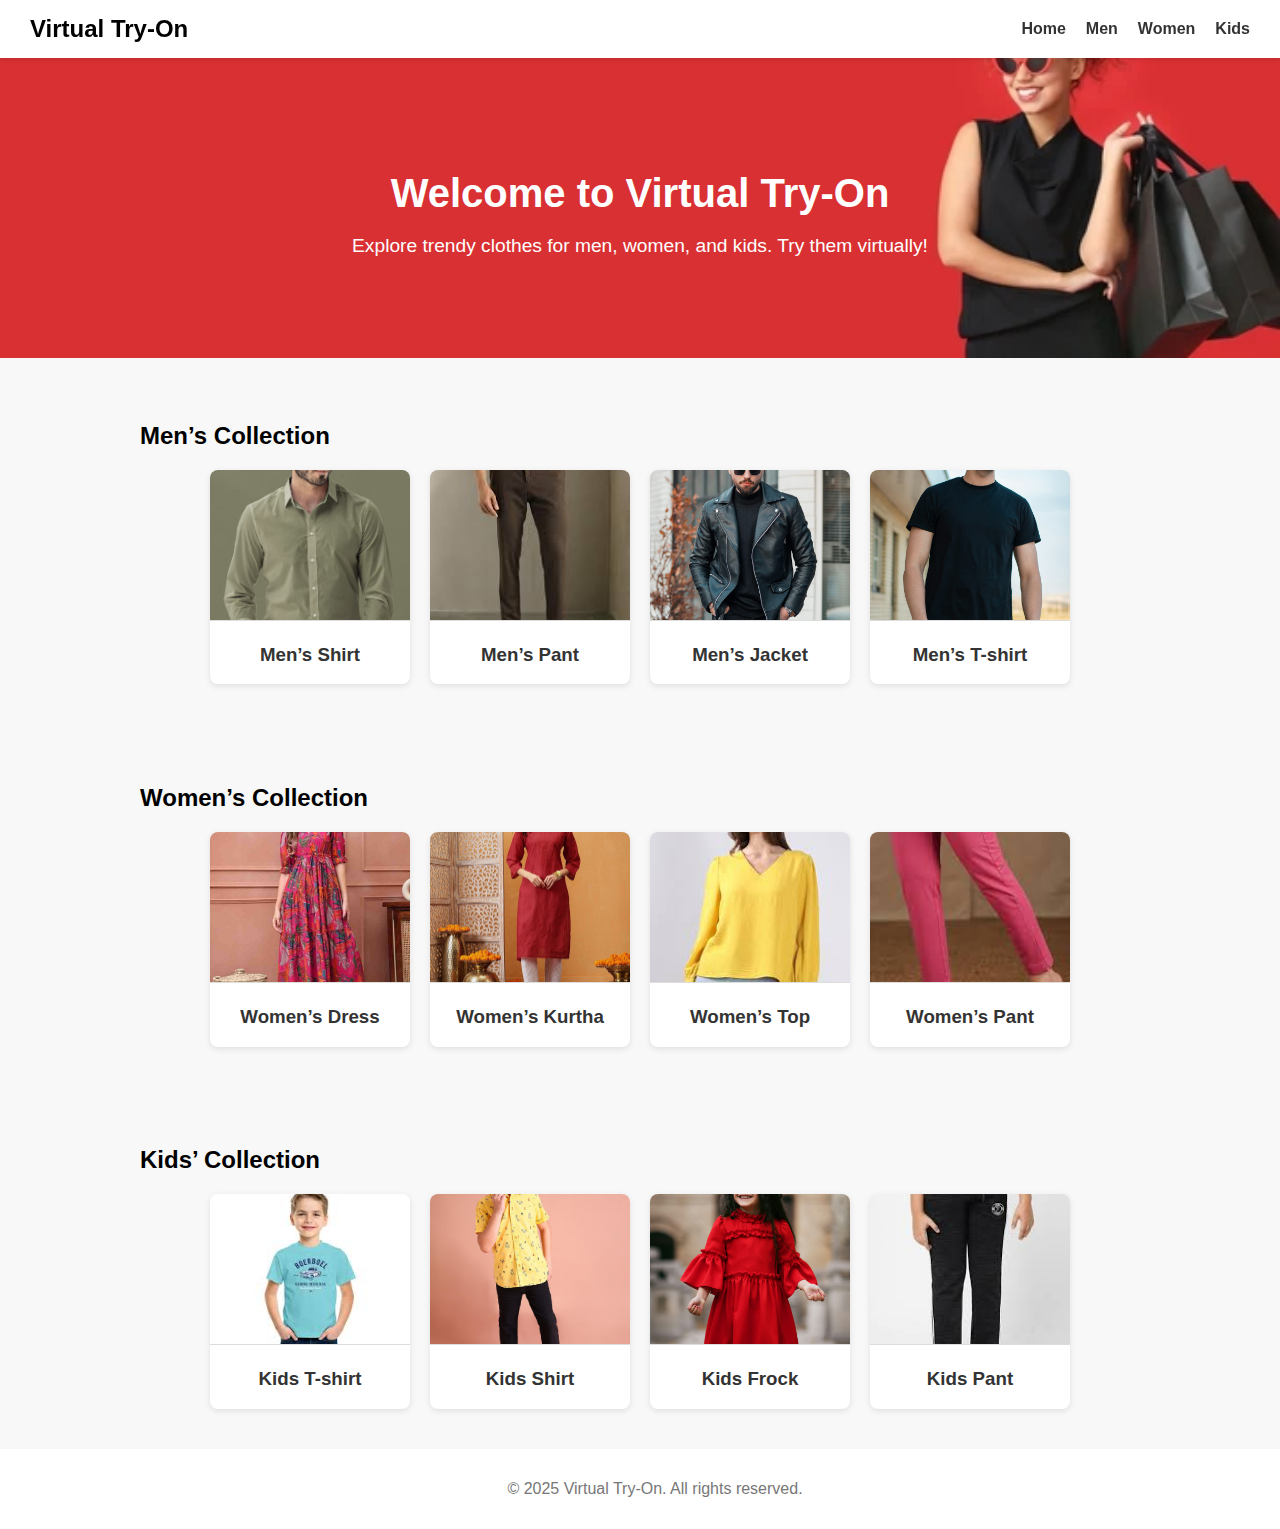
<file: index.html>
<!DOCTYPE html>
<html lang="en">
<head>
    <meta charset="UTF-8" />
    <meta name="viewport" content="width=device-width, initial-scale=1.0"/>
    <title>Virtual Try-On- Home</title>
    <link rel="stylesheet" href="styles.css" />
</head>
<body class="index-page">
    <header>
        <div class="logo">Virtual Try-On</div>
        <nav>
            <ul>
                <li><a href="#home">Home</a></li>
                <li><a href="#men">Men</a></li>
                <li><a href="#women">Women</a></li>
                <li><a href="#kids">Kids</a></li>
            </ul>
        </nav>
    </header>

    <section id="home" class="hero">
        <img src="images/hero-bg.jpg" alt="Fashion Background" class="hero-bg">
        <div class="hero-content">
            <h1>Welcome to Virtual Try-On</h1>
            <p>Explore trendy clothes for men, women, and kids. Try them virtually!</p>
        </div>
    </section>

    <section id="men" class="products">
        <h2>Men’s Collection</h2>
        <div class="product-grid">
            <a class="product-card" href="product.html?category=men&id=1">
                <img src="images/men1.jpg" alt="Men’s Shirt">
                <h3>Men’s Shirt</h3>
            </a>
            <a class="product-card" href="product.html?category=men&id=2">
                <img src="images/men2.jpeg" alt="Men’s Pant">
                <h3>Men’s Pant</h3>
            </a>
            <a class="product-card" href="product.html?category=men&id=3">
                <img src="images/men3.jpeg" alt="Men’s Jacket">
                <h3>Men’s Jacket</h3>
            </a>
            <a class="product-card" href="product.html?category=men&id=4">
                <img src="images/men4.jpeg" alt="Men’s T-shirt">
                <h3>Men’s T-shirt</h3>
            </a>
        </div>
    </section>

    <section id="women" class="products">
        <h2>Women’s Collection</h2>
        <div class="product-grid">
            <a class="product-card" href="product.html?category=women&id=1">
                <img src="images/women1.jpg" alt="Women’s Dress">
                <h3>Women’s Dress</h3>
            </a>
            <a class="product-card" href="product.html?category=women&id=2">
                <img src="images/women2.jpg" alt="Women’s Kurtha">
                <h3>Women’s Kurtha</h3>
            </a>
            <a class="product-card" href="product.html?category=women&id=3">
                <img src="images/women3.jpeg" alt="Women’s Top">
                <h3>Women’s Top</h3>
            </a>
            <a class="product-card" href="product.html?category=women&id=4">
                <img src="images/women4.jpeg" alt="Women’s Pant">
                <h3>Women’s Pant</h3>
            </a>
        </div>
    </section>

    <section id="kids" class="products">
        <h2>Kids’ Collection</h2>
        <div class="product-grid">
            <a class="product-card" href="product.html?category=kids&id=1">
                <img src="images/kids1.jpeg" alt="Kids T-shirt">
                <h3>Kids T-shirt</h3>
            </a>
            <a class="product-card" href="product.html?category=kids&id=2">
                <img src="images/kids2.jpg" alt="Kids Shirt">
                <h3>Kids Shirt</h3>
            </a>
            <a class="product-card" href="product.html?category=kids&id=3">
                <img src="images/kids3.jpeg" alt="Kids Frock">
                <h3>Kids Frock</h3>
            </a>
            <a class="product-card" href="product.html?category=kids&id=4">
                <img src="images/kids4.jpeg" alt="Kids Pant">
                <h3>Kids Pant</h3>
            </a>
        </div>
    </section>

    <footer>
        <p>&copy; 2025 Virtual Try-On. All rights reserved.</p>
    </footer>
</body>
</html>
</file>
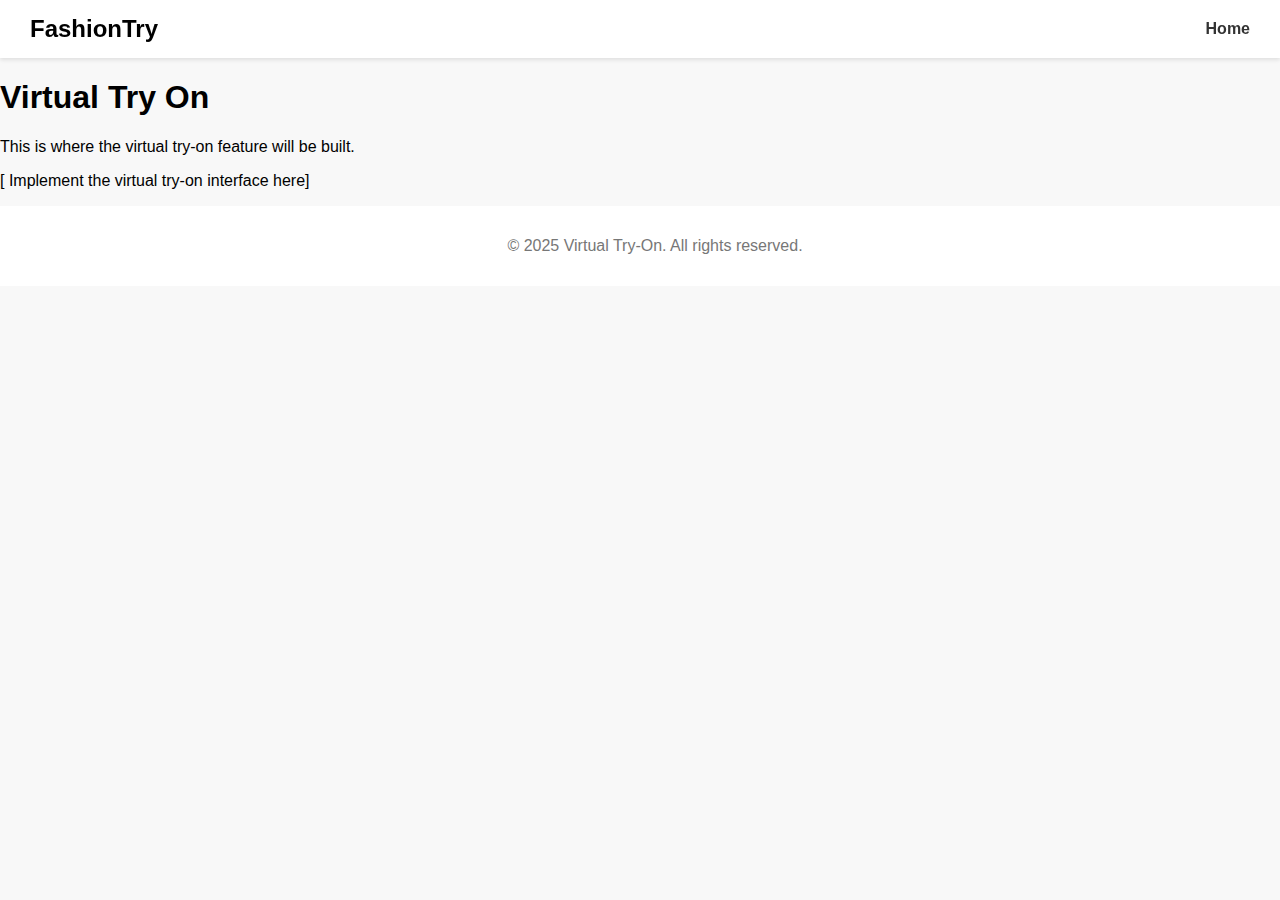
<file: tryon.html>
<!DOCTYPE html>
<html lang="en">
<head>
    <meta charset="UTF-8" />
    <meta name="viewport" content="width=device-width, initial-scale=1.0"/>
    <title>Virtual Try On</title>
    <link rel="stylesheet" href="styles.css" />
</head>
<body>
    <header>
        <div class="logo">FashionTry</div>
        <nav>
            <ul>
                <li><a href="index.html">Home</a></li>
            </ul>
        </nav>
    </header>

    <main class="tryon-page">
        <h1>Virtual Try On</h1>
        <p>This is where the virtual try-on feature will be built.</p>
        <div class="tryon-placeholder">
            <p>[ Implement the virtual try-on interface here]</p>
        </div>
    </main>

    <footer>
        <p>&copy; 2025 Virtual Try-On. All rights reserved.</p>
    </footer>
</body>
</html>
</file>
<file: styles.css>
/* Common styles */
body {
    font-family: Arial, sans-serif;
    background-color: #f8f8f8;
    margin: 0;
    padding: 0;
}

header {
    display: flex;
    justify-content: space-between;
    align-items: center;
    background-color: #fff;
    padding: 15px 30px;
    box-shadow: 0 2px 4px rgba(0,0,0,0.1);
    position: sticky;
    top: 0;
    z-index: 1000;
}

.logo {
    font-size: 1.5rem;
    font-weight: bold;
}

nav ul {
    list-style: none;
    display: flex;
    gap: 20px;
    margin: 0;
    padding: 0;
}

nav ul li a {
    text-decoration: none;
    color: #333;
    font-weight: bold;
}

nav ul li a:hover {
    color: #ff3f6c;
}

footer {
    text-align: center;
    padding: 15px;
    background-color: #fff;
    color: #777;
    position: relative;
    bottom: 0;
    width: 100%;
}

/* Index Page Styles */
.index-page .hero {
    position: relative;
    text-align: center;
    color: #fff;
}

.index-page .hero-bg {
    width: 100%;
    height: 300px;
    object-fit: cover;
}

.index-page .hero-content {
    position: absolute;
    top: 50%;
    left: 50%;
    transform: translate(-50%, -50%);
}

.index-page .hero-content h1 {
    font-size: 2.5rem;
    margin-bottom: 10px;
}

.index-page .hero-content p {
    font-size: 1.2rem;
}

.index-page .products {
    max-width: 1000px;
    margin: auto;
    padding: 40px 20px;
}

.index-page .product-grid {
    display: flex;
    gap: 20px;
    flex-wrap: wrap;
    justify-content: center;
}

.index-page .product-card {
    text-align: center;
    text-decoration: none;
    color: #333;
    width: 200px;
    background-color: #fff;
    border-radius: 8px;
    overflow: hidden;
    box-shadow: 0 2px 6px rgba(0,0,0,0.1);
    transition: transform 0.2s ease, box-shadow 0.2s ease;
}

.index-page .product-card:hover {
    transform: translateY(-5px);
    box-shadow: 0 4px 12px rgba(0,0,0,0.2);
}

.index-page .product-card img {
    width: 100%;
    height: 150px;
    object-fit: cover;
    border-bottom: 1px solid #ddd;
    transition: transform 0.2s ease;
}

.index-page .product-card:hover img {
    transform: scale(1.05);
}

/* Product Page Styles */
.product-page .product-details-page {
    display: flex;
    justify-content: center;
    padding: 30px;
}

.product-page .product-container {
    display: flex;
    max-width: 900px;
    width: 100%;
    background-color: #fff;
    border-radius: 8px;
    box-shadow: 0 4px 8px rgba(0,0,0,0.1);
    overflow: hidden;
}

.product-page .product-image {
    flex: 1;
    padding: 20px;
    display: flex;
    align-items: center;
    justify-content: center;
}

.product-page .product-image img {
    max-width: 250px;
    width: 100%;
    height: auto;
    border-radius: 8px;
}

.product-page .product-info {
    flex: 1;
    padding: 20px;
}

.product-page .product-info h1 {
    margin-top: 0;
}

.product-page .product-info p {
    margin: 10px 0;
}

.product-page .product-info button {
    margin-right: 10px;
    margin-top: 10px;
    padding: 10px 20px;
    border: none;
    background-color: #ff3f6c;
    color: white;
    border-radius: 4px;
    cursor: pointer;
    transition: background-color 0.2s ease;
}

.product-page .product-info button:hover {
    background-color: #e32f5b;
}
</file>
